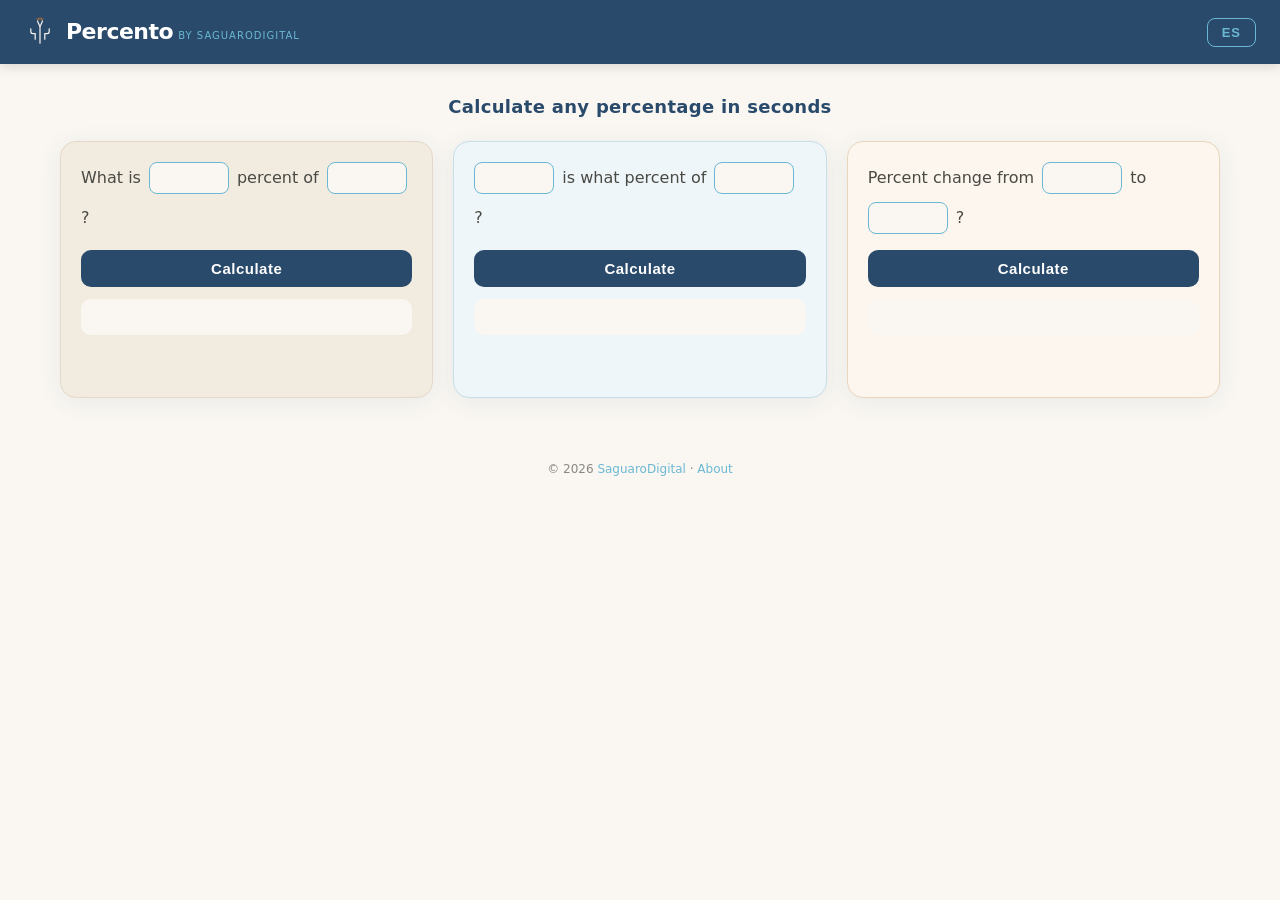
<file: index.html>
<!DOCTYPE html>
<html lang="en">
<head>
  <meta charset="UTF-8" />
  <meta name="viewport" content="width=device-width, initial-scale=1.0" />

  <!-- Primary SEO -->
  <meta name="description" content="Percento — a free, fast and simple percentage calculator. Calculate any percentage in seconds. Available in English and Spanish." />
  <meta name="keywords" content="percentage calculator, calculadora de porcentajes, percent calculator, calcular porcentaje, percentage increase, aumento porcentual" />
  <meta name="author" content="SaguaroDigital" />
  <meta name="robots" content="index, follow" />

  <!-- Open Graph (for sharing on WhatsApp, Facebook, etc.) -->
  <meta property="og:title" content="Percento | Free Percentage Calculator" />
  <meta property="og:description" content="Calculate any percentage in seconds. Free, fast, and bilingual — English and Spanish." />
  <meta property="og:type" content="website" />
  <meta property="og:url" content="https://saguarodigital.github.io/percento/" />

  <!-- Twitter/X card -->
  <meta name="twitter:card" content="summary" />
  <meta name="twitter:title" content="Percento | Free Percentage Calculator" />
  <meta name="twitter:description" content="Calculate any percentage in seconds. Free, fast, and bilingual." />
  <meta name="google-site-verification" content="p9RH_7GkFRAIfkKN4bGTaMgAuIYNCdsAEJM-WBOIVps" />

  <title>Percento | Free Percentage Calculator</title>
  <link rel="stylesheet" href="style.css" />
  <!-- Google tag (gtag.js) -->
<script async src="https://www.googletagmanager.com/gtag/js?id=G-DJPKVHMQ2P"></script>
<script>
  window.dataLayer = window.dataLayer || [];
  function gtag(){dataLayer.push(arguments);}
  gtag('js', new Date());

  gtag('config', 'G-DJPKVHMQ2P');
</script>
<meta name="google-adsense-account" content="ca-pub-2833108101931917">
</head>
<body>

  <!-- HEADER -->
  <header>
    <div class="logo">
      <svg width="32" height="32" viewBox="0 0 80 80" fill="none" xmlns="http://www.w3.org/2000/svg">
        <path d="M40 68V28M40 28C40 22 34 18 34 12M40 28C40 22 46 18 46 12M28 44H22C19 44 17 42 17 39V32M52 44H58C61 44 63 42 63 39V32M28 44V58M52 44V58" stroke="#FAF7F2" stroke-width="3" stroke-linecap="round" stroke-linejoin="round"/>
        <line x1="36" y1="6" x2="36" y2="9" stroke="#B87333" stroke-width="2.5" stroke-linecap="round"/>
        <line x1="40" y1="4" x2="40" y2="8" stroke="#B87333" stroke-width="2.5" stroke-linecap="round"/>
        <line x1="44" y1="6" x2="44" y2="9" stroke="#B87333" stroke-width="2.5" stroke-linecap="round"/>
        <line x1="32" y1="7" x2="34" y2="10" stroke="#B87333" stroke-width="2" stroke-linecap="round"/>
        <line x1="48" y1="7" x2="46" y2="10" stroke="#B87333" stroke-width="2" stroke-linecap="round"/>
      </svg>
      <div>
        <span class="logo-main">Percento</span>
        <span class="logo-sub">by SaguaroDigital</span>
      </div>
    </div>
    <button class="lang-toggle" id="langToggle">ES</button>
  </header>

  <!-- MAIN CALCULATOR -->
  <main>

    <!-- TAGLINE -->
    <p class="tagline" id="tagline">Calculate any percentage in seconds</p>

    <!-- CALCULATOR 1: What is X% of Y? -->
<section class="calc-card" id="calc1">
    <p class="calc-question">What is <input type="number" id="c1a" /> percent of <input type="number" id="c1b" /> ?</p>
    <button class="btn-calculate" onclick="calc1()">Calculate</button>
    <div class="calc-result" id="c1result"></div>
    <div class="calc-actions" id="c1actions"></div>
  </section>
  
  <!-- CALCULATOR 2: X is what percent of Y? -->
  <section class="calc-card" id="calc2">
    <p class="calc-question"><input type="number" id="c2a" /> is what percent of <input type="number" id="c2b" /> ?</p>
    <button class="btn-calculate" onclick="calc2()">Calculate</button>
    <div class="calc-result" id="c2result"></div>
    <div class="calc-actions" id="c2actions"></div>
  </section>
  
  <!-- CALCULATOR 3: Percentage change from X to Y -->
  <section class="calc-card" id="calc3">
    <p class="calc-question">Percent change from <input type="number" id="c3a" /> to <input type="number" id="c3b" /> ?</p>
    <button class="btn-calculate" onclick="calc3()">Calculate</button>
    <div class="calc-result" id="c3result"></div>
    <div class="calc-actions" id="c3actions"></div>
  </section>

  </main>
  
<!-- HISTORY -->
<section class="history-section" id="historySection">
    <div class="history-header">
      <h2 class="history-title" id="historyTitle">Recent Calculations</h2>
      <button class="btn-clear" onclick="clearHistory()">Clear</button>
    </div>
    <ul class="history-list" id="historyList"></ul>
  </section>

  <!-- FOOTER -->
  <footer>
    <p>© 2026 <a href="#">SaguaroDigital</a> · <a href="about.html">About</a></p>
  </footer>

  <script src="app.js"></script>
</body>
</html>
</file>
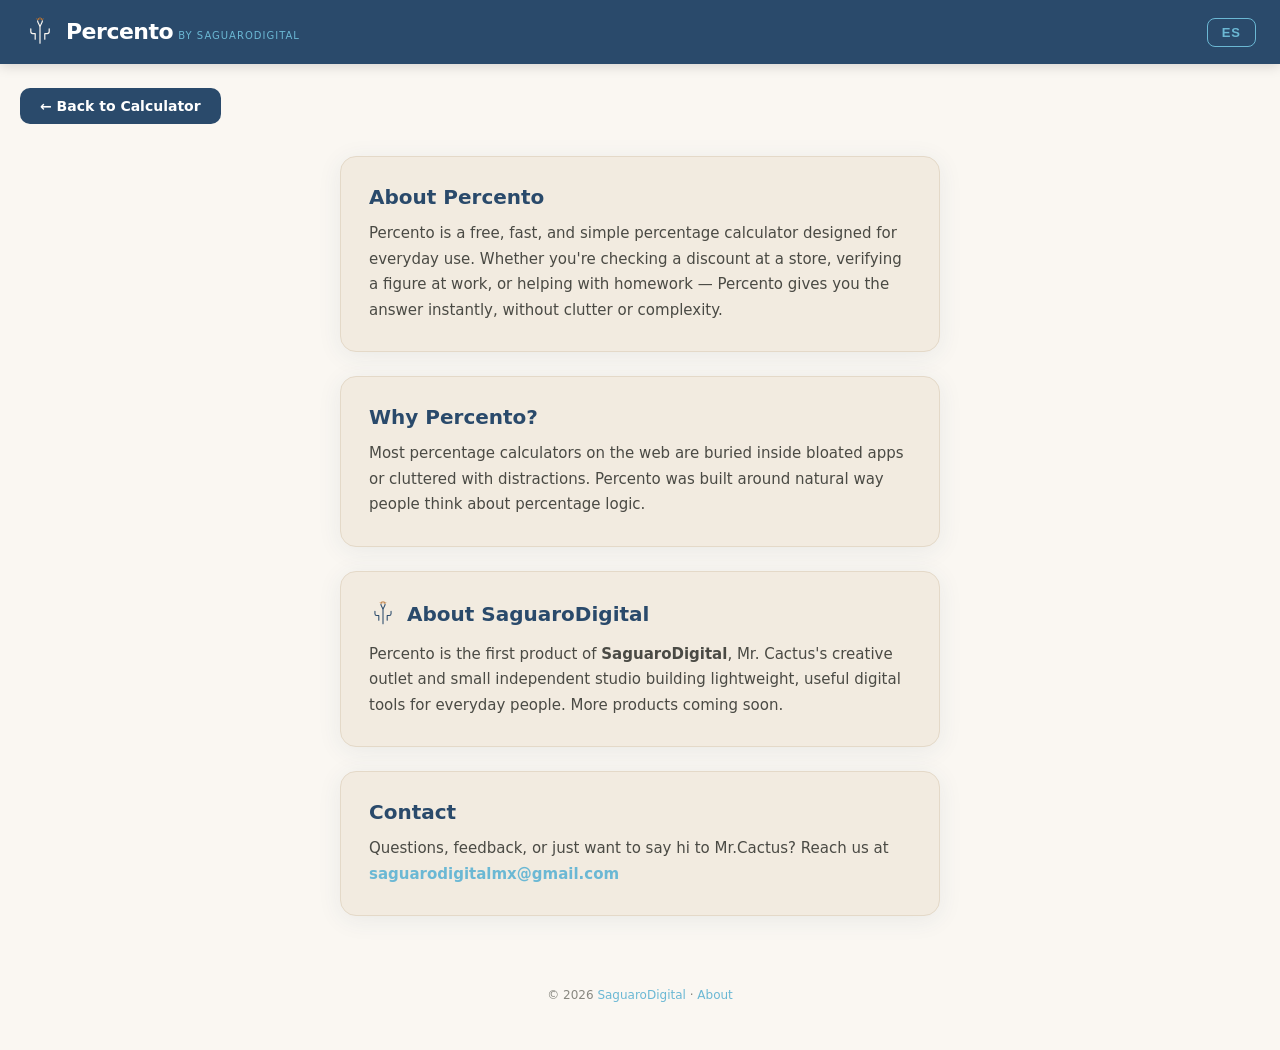
<file: about.html>
<!DOCTYPE html>
<html lang="en">
<head>
  <meta charset="UTF-8" />
  <meta name="viewport" content="width=device-width, initial-scale=1.0" />
  <meta name="description" content="About Percento — a free bilingual percentage calculator by SaguaroDigital, Mr. Cactus's independent digital studio." />
  <meta name="robots" content="index, follow" />
  <meta property="og:title" content="About Percento | SaguaroDigital" />
  <meta property="og:type" content="website" />
  <meta property="og:url" content="https://saguarodigital.github.io/percento/about.html" />
  <title>About | Percento</title>
  <link rel="stylesheet" href="style.css" />
  <style>
    .about-container {
      max-width: 640px;
      margin: 0 auto;
      padding: 32px 20px;
      display: flex;
      flex-direction: column;
      gap: 24px;
    }

    .about-card {
      background: var(--sand-mid);
      border: 1px solid var(--sand-border);
      border-radius: var(--radius);
      padding: 28px;
      box-shadow: var(--shadow);
    }

    .about-card h2 {
      font-size: 20px;
      font-weight: 700;
      color: var(--cerulean);
      margin-bottom: 12px;
    }

    .about-card p {
      font-size: 15px;
      color: var(--ink-soft);
      line-height: 1.7;
    }

    .about-card a {
      color: var(--cerulean-lt);
      text-decoration: none;
      font-weight: 600;
    }

    .about-card a:hover {
      text-decoration: underline;
    }

    .back-btn {
      display: inline-block;
      margin: 24px 20px 0;
      padding: 10px 20px;
      background: var(--cerulean);
      color: #fff;
      border-radius: 10px;
      font-size: 14px;
      font-weight: 600;
      text-decoration: none;
      transition: background 0.2s;
    }

    .back-btn:hover {
      background: var(--cerulean-lt);
      color: var(--cerulean);
    }

    .saguaro-brand {
      display: flex;
      align-items: center;
      gap: 10px;
      margin-bottom: 14px;
    }
  </style>
  <!-- Google tag (gtag.js) -->
<script async src="https://www.googletagmanager.com/gtag/js?id=G-DJPKVHMQ2P"></script>
<script>
  window.dataLayer = window.dataLayer || [];
  function gtag(){dataLayer.push(arguments);}
  gtag('js', new Date());

  gtag('config', 'G-DJPKVHMQ2P');
</script>
</head>
<body>

  <!-- HEADER -->
  <header>
    <div class="logo">
      <svg width="32" height="32" viewBox="0 0 80 80" fill="none" xmlns="http://www.w3.org/2000/svg">
        <path d="M40 68V28M40 28C40 22 34 18 34 12M40 28C40 22 46 18 46 12M28 44H22C19 44 17 42 17 39V32M52 44H58C61 44 63 42 63 39V32M28 44V58M52 44V58" stroke="#FAF7F2" stroke-width="3" stroke-linecap="round" stroke-linejoin="round"/>
        <line x1="36" y1="6" x2="36" y2="9" stroke="#B87333" stroke-width="2.5" stroke-linecap="round"/>
        <line x1="40" y1="4" x2="40" y2="8" stroke="#B87333" stroke-width="2.5" stroke-linecap="round"/>
        <line x1="44" y1="6" x2="44" y2="9" stroke="#B87333" stroke-width="2.5" stroke-linecap="round"/>
        <line x1="32" y1="7" x2="34" y2="10" stroke="#B87333" stroke-width="2" stroke-linecap="round"/>
        <line x1="48" y1="7" x2="46" y2="10" stroke="#B87333" stroke-width="2" stroke-linecap="round"/>
      </svg>
      <div>
        <span class="logo-main">Percento</span>
        <span class="logo-sub">by SaguaroDigital</span>
      </div>
    </div>
    <button class="lang-toggle" id="langToggle">ES</button>
  </header>

  <!-- BACK BUTTON -->
  <a href="index.html" class="back-btn">← Back to Calculator</a>

  <!-- ABOUT CONTENT -->
  <div class="about-container">

    <div class="about-card">
      <h2>About Percento</h2>
      <p>Percento is a free, fast, and simple percentage calculator designed for everyday use. Whether you're checking a discount at a store, verifying a figure at work, or helping with homework — Percento gives you the answer instantly, without clutter or complexity.</p>
    </div>

    <div class="about-card">
      <h2>Why Percento?</h2>
      <p>Most percentage calculators on the web are buried inside bloated apps or cluttered with distractions. Percento was built around natural way people think about percentage logic.</p>
    </div>

    <div class="about-card">
      <div class="saguaro-brand">
        <svg width="28" height="28" viewBox="0 0 80 80" fill="none">
          <path d="M40 68V28M40 28C40 22 34 18 34 12M40 28C40 22 46 18 46 12M28 44H22C19 44 17 42 17 39V32M52 44H58C61 44 63 42 63 39V32M28 44V58M52 44V58" stroke="#2A4A6B" stroke-width="3" stroke-linecap="round" stroke-linejoin="round"/>
          <line x1="36" y1="6" x2="36" y2="9" stroke="#B87333" stroke-width="2.5" stroke-linecap="round"/>
          <line x1="40" y1="4" x2="40" y2="8" stroke="#B87333" stroke-width="2.5" stroke-linecap="round"/>
          <line x1="44" y1="6" x2="44" y2="9" stroke="#B87333" stroke-width="2.5" stroke-linecap="round"/>
          <line x1="32" y1="7" x2="34" y2="10" stroke="#B87333" stroke-width="2" stroke-linecap="round"/>
          <line x1="48" y1="7" x2="46" y2="10" stroke="#B87333" stroke-width="2" stroke-linecap="round"/>
        </svg>
        <h2 style="margin-bottom:0">About SaguaroDigital</h2>
      </div>
      <p>Percento is the first product of <strong>SaguaroDigital</strong>, Mr. Cactus's creative outlet and small independent studio building lightweight, useful digital tools for everyday people. More products coming soon.</p>
    </div>

    <div class="about-card">
      <h2>Contact</h2>
      <p>Questions, feedback, or just want to say hi to Mr.Cactus? Reach us at <a href="mailto:saguarodigitalmx@gmail.com">saguarodigitalmx@gmail.com</a></p>
    </div>

  </div>

  <!-- FOOTER -->
  <footer>
    <p>© 2026 <a href="#">SaguaroDigital</a> · <a href="about.html">About</a></p>
  </footer>

</body>
</html>
</file>
<file: style.css>
/* ── VARIABLES & RESET ────────────────────────────────── */
:root {
    --sand:         #FAF7F2;
    --sand-mid:     #F2EBE0;
    --sand-border:  #E4D9C8;
    --cerulean:     #2A4A6B;
    --cerulean-lt:  #6BB8D4;
    --copper:       #B87333;
    --copper-lt:    #D4924A;
    --ink:          #1C1C1A;
    --ink-soft:     #4A4A44;
    --ink-muted:    #888880;
    --radius:       16px;
    --shadow:       0 4px 24px rgba(42, 74, 107, 0.08);
  }
  
  * {
    box-sizing: border-box;
    margin: 0;
    padding: 0;
  }
  
  body {
    background: var(--sand);
    color: var(--ink);
    font-family: 'Segoe UI', system-ui, sans-serif;
    min-height: 100vh;
    padding-bottom: 48px;
  }
  
  /* ── HEADER ───────────────────────────────────────────── */
  header {
    background: var(--cerulean);
    padding: 16px 24px;
    display: flex;
    justify-content: space-between;
    align-items: center;
    position: sticky;
    top: 0;
    z-index: 100;
    box-shadow: 0 2px 12px rgba(0,0,0,0.15);
  }
  
  .logo {
    display: flex;
    flex-direction: column;
    line-height: 1.1;
  }
  
  .logo-main {
    font-size: 22px;
    font-weight: 700;
    color: #fff;
    letter-spacing: -0.5px;
  }
  
  .logo-sub {
    font-size: 10px;
    color: var(--cerulean-lt);
    letter-spacing: 1px;
    text-transform: uppercase;
  }
  
  .lang-toggle {
    background: transparent;
    border: 1.5px solid var(--cerulean-lt);
    color: var(--cerulean-lt);
    border-radius: 8px;
    padding: 6px 14px;
    font-size: 13px;
    font-weight: 600;
    cursor: pointer;
    letter-spacing: 1px;
    transition: all 0.2s;
  }
  
  .lang-toggle:hover {
    background: var(--cerulean-lt);
    color: var(--cerulean);
  }
  
  /* ── MAIN ─────────────────────────────────────────────── */
  main {
    max-width: 1200px;
    margin: 0 auto;
    padding: 24px 20px;
    display: grid;
    grid-template-columns: repeat(3, 1fr);
    gap: 20px;
    align-items: start;
  }
  
  /* stack vertically on mobile */
  @media (max-width: 700px) {
    main {
      grid-template-columns: 1fr;
      max-width: 480px;
    }
  }
  
  /* ── CALCULATE BUTTON ─────────────────────────────────── */
  .btn-calculate {
    margin-top: 16px;
    width: 100%;
    padding: 10px;
    background: var(--cerulean);
    color: #fff;
    border: none;
    border-radius: 10px;
    font-size: 15px;
    font-weight: 600;
    cursor: pointer;
    letter-spacing: 0.5px;
    transition: background 0.2s;
  }
  
  .btn-calculate:hover {
    background: var(--cerulean-lt);
    color: var(--cerulean);
  }
  
  /* ── RESULT BOX ───────────────────────────────────────── */
  .calc-result {
    margin-top: 14px;
    min-height: 40px;
    background: var(--sand);
    border-radius: 10px;
    padding: 8px 14px;
    font-size: 26px;
    font-weight: 700;
    color: var(--copper);
    text-align: center;
  }
  
  /* ── TAGLINE ──────────────────────────────────────────── */
.tagline {
    grid-column: 1 / -1;
    text-align: center;
    font-size: 18px;
    font-weight: 600;
    color: var(--cerulean);
    padding: 8px 0 4px;
    letter-spacing: 0.3px;
  }

  /* ── CALCULATOR CARDS ─────────────────────────────────── */
  .calc-card {
    background: var(--sand-mid);
    border: 1px solid var(--sand-border);
    border-radius: var(--radius);
    padding: 20px;
    box-shadow: var(--shadow);
  }
  
  .calc-question {
    font-size: 16px;
    color: var(--ink-soft);
    line-height: 2;
    display: flex;
    flex-wrap: wrap;
    align-items: center;
    gap: 8px;
  }
  
  .calc-question input {
    width: 80px;
    padding: 6px 10px;
    border: 1.5px solid var(--cerulean-lt);
    border-radius: 8px;
    background: var(--sand);
    color: var(--ink);
    font-size: 16px;
    font-weight: 600;
    text-align: center;
    outline: none;
    transition: border-color 0.2s;
  }
  
  .calc-question input:focus {
    border-color: var(--cerulean);
  }
  
  /* hide number input arrows */
  .calc-question input::-webkit-outer-spin-button,
  .calc-question input::-webkit-inner-spin-button {
    -webkit-appearance: none;
  }
  
  .calc-result {
    margin-top: 12px;
    font-size: 28px;
    font-weight: 700;
    color: var(--copper);
    min-height: 36px;
  }
  
  .calc-actions {
    margin-top: 10px;
    display: flex;
    gap: 8px;
    min-height: 32px;
  }
  
  .btn-copy, .btn-whatsapp {
    padding: 5px 14px;
    border-radius: 8px;
    font-size: 12px;
    font-weight: 600;
    letter-spacing: 0.5px;
    cursor: pointer;
    border: 1.5px solid;
    transition: all 0.2s;
  }
  
  .btn-copy {
    border-color: var(--cerulean);
    color: var(--cerulean);
    background: transparent;
  }
  
  .btn-copy:hover {
    background: var(--cerulean);
    color: #fff;
  }
  
  .btn-whatsapp {
    border-color: #25D366;
    color: #25D366;
    background: transparent;
  }
  
  .btn-whatsapp:hover {
    background: #25D366;
    color: #fff;
  }
  
  /* ── HISTORY ──────────────────────────────────────────── */
  .history-section {
    max-width: 480px;
    margin: 8px auto 0;
    padding: 0 16px;
  }
  
  .history-title {
    font-size: 13px;
    font-weight: 600;
    color: var(--ink-muted);
    letter-spacing: 1px;
    text-transform: uppercase;
    margin-bottom: 10px;
  }
  
  .history-list {
    list-style: none;
    display: flex;
    flex-direction: column;
    gap: 6px;
  }
  
  .history-list li {
    background: var(--sand-mid);
    border: 1px solid var(--sand-border);
    border-radius: 10px;
    padding: 10px 14px;
    font-size: 13px;
    color: var(--ink-soft);
    display: flex;
    justify-content: space-between;
  }
  
  .history-list li span {
    color: var(--copper);
    font-weight: 600;
  }

  /* ── HISTORY HEADER ───────────────────────────────────── */
.history-header {
    display: flex;
    justify-content: space-between;
    align-items: center;
    margin-bottom: 10px;
  }
  
  .btn-clear {
    font-size: 11px;
    font-weight: 600;
    padding: 4px 12px;
    border-radius: 8px;
    border: 1.5px solid var(--copper);
    color: var(--copper);
    background: transparent;
    cursor: pointer;
    letter-spacing: 0.5px;
    transition: all 0.2s;
  }
  
  .btn-clear:hover {
    background: var(--copper);
    color: #fff;
  }
  
  /* ── FOOTER ───────────────────────────────────────────── */
  footer {
    text-align: center;
    margin-top: 40px;
    font-size: 12px;
    color: var(--ink-muted);
  }
  
  footer a {
    color: var(--cerulean-lt);
    text-decoration: none;
  }
  
  footer a:hover {
    text-decoration: underline;
  }

  /* ── CARD COLOR VARIANTS ──────────────────────────────── */
#calc1 {
  background: #F2EBE0;
  border-color: #E4D9C8;
}

#calc2 {
  background: #EFF6FA;
  border-color: #C8DDE8;
}

#calc3 {
  background: #FDF6EE;
  border-color: #E8D5BC;
}

/* ── LOGO ALIGNMENT ───────────────────────────────────── */
.logo {
  display: flex;
  flex-direction: row;
  align-items: center;
  gap: 10px;
}
</file>
